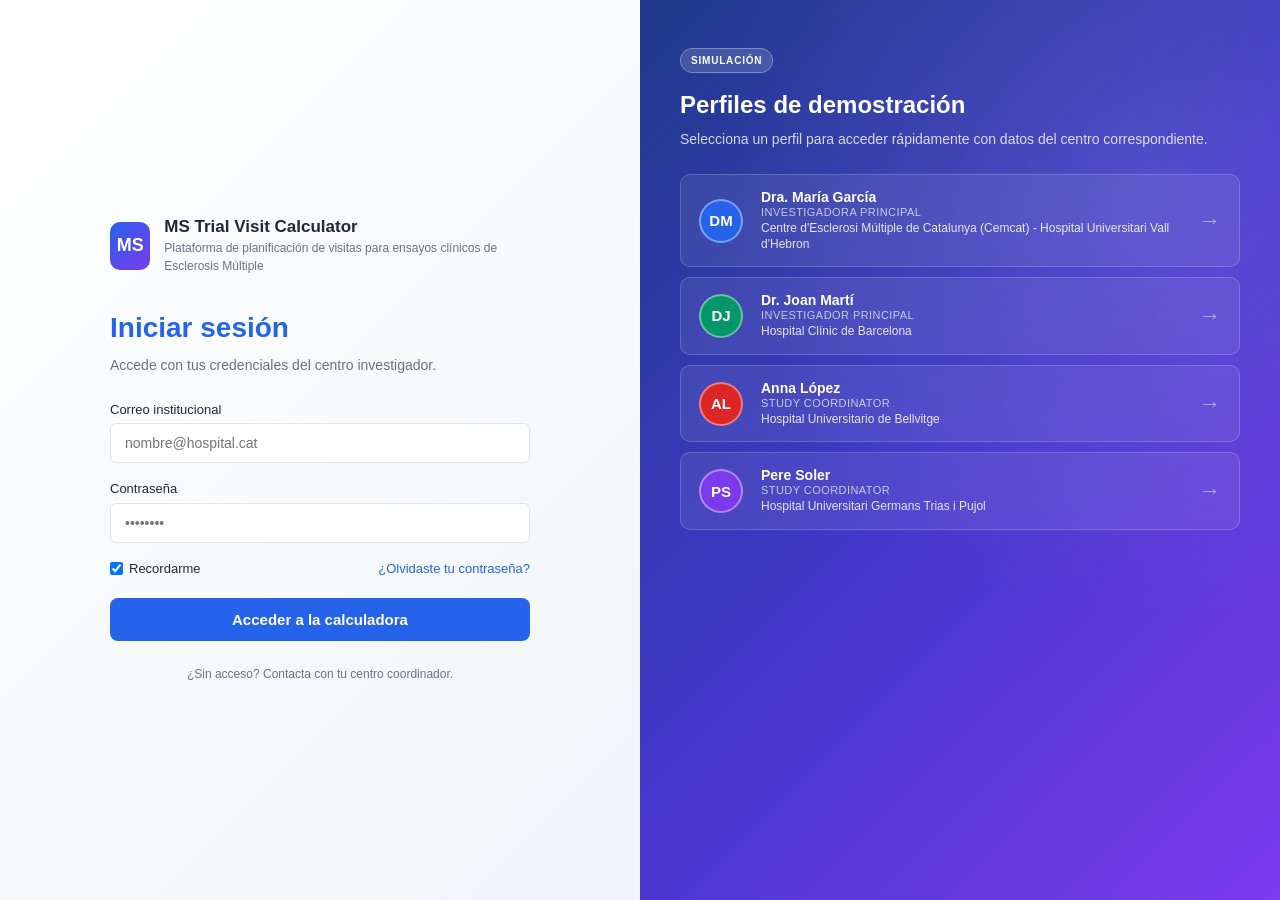
<file: index.html>
<!DOCTYPE html>
<html lang="es">
<head>
  <meta charset="UTF-8" />
  <meta name="viewport" content="width=device-width, initial-scale=1.0"/>
  <meta http-equiv="Cache-Control" content="no-cache, no-store, must-revalidate" />
  <meta http-equiv="Pragma" content="no-cache" />
  <meta http-equiv="Expires" content="0" />
  <title>Calculadora de Visitas — Ensayo Clínico de Esclerosis Múltiple</title>
  <link rel="stylesheet" href="css/styles.css?v=allegro40">
</head>
<body>
  <header class="app-header">
    <div class="brand">
      <span class="logo">MS</span>
      <span>MS Trial Visit Calculator</span>
    </div>
    <nav class="app-nav">
      <a href="index.html" class="active">Calculadora</a>
      <a href="protocols.html">Protocolos por centro</a>
    </nav>
    <div class="header-user" id="headerUser"></div>
    <div class="header-logout" id="headerLogout"></div>
  </header>

  <main>
    <h1>Calculadora de visitas del paciente</h1>
    <p class="subtitle">Calcula las fechas propuestas de cada visita y la duración estimada según el protocolo del centro.</p>

    <div class="grid-2">
      <!-- Form -->
      <section class="card no-print">
        <h2>Datos del paciente</h2>

        <div class="form-group">
          <label for="centerSelect">Centro</label>
          <select id="centerSelect"></select>
          <div class="hint" id="centerHint"></div>
        </div>

        <div class="form-group">
          <label for="patientSelect">Paciente</label>
          <div class="patient-row">
            <select id="patientSelect"></select>
            <button type="button" class="secondary icon" id="newPatientBtn" title="Crear nuevo paciente">+ Nuevo</button>
          </div>
          <div class="hint" id="patientHint"></div>
        </div>

        <div class="form-group">
          <label for="patientAddress">Dirección del paciente</label>
          <textarea id="patientAddress" placeholder="Calle, número, código postal, ciudad"></textarea>
        </div>

        <div class="form-group">
          <label for="anchorVisit">Visita de anclaje</label>
          <select id="anchorVisit">
            <option value="screening">Screening</option>
            <option value="baseline" selected>Baseline (Day 1)</option>
          </select>
          <div class="hint">El resto de fechas se calculan en relación a esta visita.</div>
        </div>

        <div class="form-group">
          <label for="anchorDate">Fecha de la visita de anclaje</label>
          <input type="date" id="anchorDate" />
        </div>

        <div class="flex-row">
          <button class="primary" id="calculateBtn">Calcular</button>
          <button class="secondary no-print" id="printBtn">Imprimir</button>
        </div>
      </section>

      <!-- Results -->
      <section>
        <div id="resultsContainer">
          <div class="card empty">
            Introduce los datos del paciente y pulsa <strong>Calcular</strong> para ver las visitas.
          </div>
        </div>
      </section>
    </div>
  </main>

  <footer class="app-footer">
    <span class="ref-label">Fuente del Schedule of Activities:</span>
    El protocolo de visitas y procedimientos está basado en el ensayo clínico ALLEGRO (MS-LAQ-301):
    Comi G, Jeffery D, Kappos L, Montalban X, Boyko A, Rocca MA, Filippi M; ALLEGRO Study Group.
    Placebo-controlled trial of oral laquinimod for multiple sclerosis.
    <em>N Engl J Med.</em> 2012;366(11):1000&#8211;1009.
    <a href="https://doi.org/10.1056/NEJMoa1104318" target="_blank" rel="noopener noreferrer">doi:10.1056/NEJMoa1104318</a>.
  </footer>

  <!-- New Patient modal -->
  <div class="modal-overlay" id="newPatientModal" hidden>
    <div class="modal-card">
      <div class="modal-header">
        <h2>Nuevo paciente</h2>
        <button class="modal-close" id="closePatientModal" title="Cerrar">×</button>
      </div>
      <form id="newPatientForm">
        <div class="form-group">
          <label for="newPatientId">Nº de paciente</label>
          <input type="text" id="newPatientId" placeholder="P-007" required>
          <div class="hint">Formato sugerido: P-XXX</div>
        </div>
        <div class="form-group">
          <label for="newPatientName">Nombre</label>
          <input type="text" id="newPatientName" placeholder="Nombre y apellidos" required>
        </div>
        <div class="form-group">
          <label for="newPatientAddress">Dirección</label>
          <textarea id="newPatientAddress" placeholder="Calle, número, código postal, ciudad" required></textarea>
        </div>
        <div class="form-group">
          <label class="trait">
            <input type="checkbox" id="newPatientWocbp">
            <span>Mujer en edad fértil (WOCBP)</span>
          </label>
        </div>
        <div class="modal-actions">
          <button type="button" class="secondary" id="cancelPatientModal">Cancelar</button>
          <button type="submit" class="primary">Guardar paciente</button>
        </div>
      </form>
    </div>
  </div>

  <script src="js/session.js?v=allegro40"></script>
  <script src="js/data.js?v=allegro40"></script>
  <script src="js/calculator.js?v=allegro40"></script>
</body>
</html>
</file>
<file: css/styles.css>
:root {
  --bg: #f5f7fa;
  --surface: #ffffff;
  --border: #e1e5eb;
  --text: #1f2937;
  --text-soft: #6b7280;
  --primary: #2563eb;
  --primary-hover: #1d4ed8;
  --primary-soft: #dbeafe;
  --primary-secondary: #7c3aed;
  --success: #059669;
  --danger: #dc2626;
  --warning: #f59e0b;
  --shadow: 0 1px 3px rgba(0,0,0,0.06), 0 1px 2px rgba(0,0,0,0.04);
  --radius: 8px;
}

* { box-sizing: border-box; }

body {
  margin: 0;
  font-family: -apple-system, BlinkMacSystemFont, 'Segoe UI', Roboto, sans-serif;
  background: var(--bg);
  color: var(--text);
  font-size: 14px;
  line-height: 1.5;
}

header.app-header {
  background: var(--surface);
  border-bottom: 1px solid var(--border);
  padding: 16px 32px;
  display: flex;
  align-items: center;
  justify-content: space-between;
  box-shadow: var(--shadow);
  position: relative;
}
header.app-header::before {
  content: '';
  position: absolute;
  top: 0;
  left: 0;
  right: 0;
  height: 5px;
  background: linear-gradient(90deg, var(--primary), var(--primary-secondary));
}

.brand {
  font-size: 18px;
  font-weight: 700;
  color: var(--primary);
  display: flex;
  align-items: center;
  gap: 10px;
}
.brand .logo {
  width: 28px;
  height: 28px;
  border-radius: 6px;
  background: linear-gradient(135deg, var(--primary), var(--primary-secondary));
  display: inline-flex;
  align-items: center;
  justify-content: center;
  color: white;
  font-weight: 700;
}

nav.app-nav { display: flex; gap: 4px; }
nav.app-nav a {
  text-decoration: none;
  color: var(--text-soft);
  padding: 8px 16px;
  border-radius: var(--radius);
  font-weight: 500;
  transition: all 0.15s;
}
nav.app-nav a:hover { background: var(--bg); color: var(--text); }
nav.app-nav a.active { background: var(--primary-soft); color: var(--primary); }

main {
  max-width: 1280px;
  margin: 0 auto;
  padding: 32px;
}

h1 { font-size: 26px; margin: 0 0 6px; font-weight: 700; color: var(--primary); }
h2 { font-size: 18px; margin: 0 0 12px; font-weight: 600; }
h3 { font-size: 15px; margin: 0 0 8px; font-weight: 600; }
.subtitle { color: var(--text-soft); margin: 0 0 24px; }

.card {
  background: var(--surface);
  border: 1px solid var(--border);
  border-radius: var(--radius);
  padding: 20px;
  box-shadow: var(--shadow);
  margin-bottom: 20px;
}

.grid-2 {
  display: grid;
  grid-template-columns: 380px 1fr;
  gap: 20px;
  align-items: start;
}
.grid-2.single-center {
  grid-template-columns: 1fr;
}

@media (max-width: 900px) {
  .grid-2 { grid-template-columns: 1fr; }
}

/* Desktop: logout sits next to user info */
.header-logout { display: flex; align-items: center; }

/* ============= MOBILE RESPONSIVE ============= */
@media (max-width: 640px) {
  header.app-header {
    display: grid;
    grid-template-columns: 1fr auto;
    grid-template-areas:
      "brand    logout"
      "user     user"
      "nav      nav";
    column-gap: 12px;
    row-gap: 12px;
    padding: 18px 18px 0;
  }
  header.app-header::before { height: 4px; }

  .brand {
    grid-area: brand;
    font-size: 15px;
    min-width: 0;
    gap: 10px;
    align-self: center;
  }
  .brand .logo {
    width: 30px;
    height: 30px;
    font-size: 12px;
    flex-shrink: 0;
  }
  .brand > span:last-child {
    overflow: hidden;
    text-overflow: ellipsis;
    white-space: nowrap;
    line-height: 1.2;
  }

  .header-logout {
    grid-area: logout;
    align-self: center;
  }
  .logout-link {
    padding: 7px 12px;
    font-size: 12px;
    flex-shrink: 0;
  }

  .header-user {
    grid-area: user;
    justify-self: end;
    gap: 12px;
    align-items: center;
  }
  .header-user-info {
    display: block;
    text-align: right;
    line-height: 1.2;
    min-width: 0;
    overflow: hidden;
  }
  .header-user-info .name {
    font-size: 13px;
    font-weight: 600;
    overflow: hidden;
    text-overflow: ellipsis;
    white-space: nowrap;
  }
  .header-user-info .role {
    font-size: 11px;
    overflow: hidden;
    text-overflow: ellipsis;
    white-space: nowrap;
  }
  .header-user-avatar {
    width: 38px;
    height: 38px;
    font-size: 13px;
    flex-shrink: 0;
  }

  nav.app-nav {
    grid-area: nav;
    justify-content: stretch;
    gap: 0;
    border-top: 1px solid var(--border);
    margin: 4px -18px 0;
    padding: 8px;
    background: var(--bg);
  }
  nav.app-nav a {
    flex: 1;
    text-align: center;
    padding: 10px 6px;
    font-size: 13px;
    border-radius: 6px;
  }

  main { padding: 18px 16px; }
  h1 { font-size: 20px; }
  h2 { font-size: 16px; }
  .subtitle { font-size: 13px; margin-bottom: 16px; }
  .toolbar {
    flex-direction: column;
    align-items: stretch;
  }
  .toolbar .actions {
    justify-content: flex-end;
  }
  .card { padding: 14px 16px; }
  .results-summary {
    grid-template-columns: 1fr 1fr;
    gap: 8px;
  }
  .stat { padding: 10px 12px; }
  .stat .value { font-size: 18px; }
  .visit-card-header {
    padding: 14px 16px;
    gap: 12px;
  }
  .visit-title { font-size: 17px; }
  .visit-step { width: 40px; height: 40px; font-size: 15px; }

  /* Por confirmar: stack name and buttons vertically */
  .pending-item {
    flex-direction: column;
    align-items: stretch;
    gap: 8px;
    padding: 10px 12px;
  }
  .pending-name {
    font-size: 13px;
    line-height: 1.3;
  }
  .pending-actions {
    width: 100%;
    gap: 6px;
  }
  .pending-actions .applies-btn {
    flex: 1;
    padding: 8px 4px;
    font-size: 12px;
    white-space: nowrap;
  }
  .pending-block { padding: 12px; }
}

/* Very narrow screens (<400px): hide the role to keep things tidy */
@media (max-width: 400px) {
  .brand > span:last-child { font-size: 13px; }
  .header-user-info .role { display: none; }
  .header-user-info .name { max-width: 140px; }
  .logout-link {
    padding: 6px 10px;
    font-size: 11px;
  }
}

.form-group { margin-bottom: 14px; }
.form-group label {
  display: block;
  font-size: 13px;
  font-weight: 500;
  color: var(--text);
  margin-bottom: 4px;
}
.form-group .hint {
  font-size: 12px;
  color: var(--text-soft);
  margin-top: 3px;
}

input[type=text], input[type=date], input[type=number],
input[type=email], input[type=password], input[type=search],
input[type=tel], input[type=url],
select, textarea {
  width: 100%;
  padding: 8px 10px;
  border: 1px solid var(--border);
  border-radius: 6px;
  font-size: 14px;
  font-family: inherit;
  background: var(--surface);
  color: var(--text);
  transition: border-color 0.15s, box-shadow 0.15s;
}
input:focus, select:focus, textarea:focus {
  outline: none;
  border-color: var(--primary);
  box-shadow: 0 0 0 3px rgba(37,99,235,0.15);
}
textarea { resize: vertical; min-height: 60px; }

button {
  cursor: pointer;
  padding: 8px 16px;
  border-radius: 6px;
  border: 1px solid transparent;
  font-size: 14px;
  font-weight: 500;
  font-family: inherit;
  transition: all 0.15s;
}
button.primary {
  background: var(--primary);
  color: white;
}
button.primary:hover { background: var(--primary-hover); }
button.secondary {
  background: var(--surface);
  color: var(--text);
  border-color: var(--border);
}
button.secondary:hover { background: var(--bg); }
button.danger {
  background: var(--surface);
  color: var(--danger);
  border-color: var(--border);
}
button.danger:hover { background: #fef2f2; border-color: var(--danger); }
button.icon {
  padding: 4px 8px;
  font-size: 12px;
}

table {
  width: 100%;
  border-collapse: collapse;
  font-size: 13px;
}
table th, table td {
  text-align: left;
  padding: 10px 12px;
  border-bottom: 1px solid var(--border);
}
table th {
  font-weight: 600;
  color: var(--text-soft);
  background: var(--bg);
  font-size: 12px;
  text-transform: uppercase;
  letter-spacing: 0.04em;
}
table tr:last-child td { border-bottom: none; }
table tr:hover td { background: #fafbfd; }

.badge {
  display: inline-block;
  padding: 2px 8px;
  background: var(--primary-soft);
  color: var(--primary);
  border-radius: 12px;
  font-size: 11px;
  font-weight: 600;
}
.badge.muted { background: var(--bg); color: var(--text-soft); }
.badge.success { background: #d1fae5; color: var(--success); }
.badge.warning { background: #fef3c7; color: var(--warning); }

.toolbar {
  display: flex;
  justify-content: space-between;
  align-items: center;
  margin-bottom: 16px;
  gap: 12px;
  flex-wrap: wrap;
}
.toolbar .actions { display: flex; gap: 8px; flex-wrap: wrap; }

.empty {
  text-align: center;
  padding: 40px 20px;
  color: var(--text-soft);
}

.checkbox-grid {
  display: grid;
  grid-template-columns: repeat(auto-fill, minmax(220px, 1fr));
  gap: 8px;
  padding: 12px;
  background: var(--bg);
  border-radius: 6px;
}

/* Traffic-light procedure cards */
.legend {
  display: flex;
  flex-wrap: wrap;
  gap: 16px;
  padding: 10px 14px;
  background: var(--bg);
  border: 1px solid var(--border);
  border-radius: 6px;
  margin-bottom: 16px;
  font-size: 12px;
  color: var(--text);
}
.legend-item {
  display: inline-flex;
  align-items: center;
  gap: 6px;
}

.note-banner {
  padding: 10px 14px;
  background: #fff8e1;
  border: 1px solid #f0d98c;
  border-left: 4px solid #e0a800;
  border-radius: 6px;
  margin-bottom: 16px;
  font-size: 12px;
  line-height: 1.5;
  color: #6b5300;
}

.proc-grid {
  display: grid;
  grid-template-columns: repeat(auto-fill, minmax(260px, 1fr));
  gap: 8px;
  padding: 12px;
  background: var(--bg);
  border-radius: 6px;
}

.proc-card {
  padding: 8px 10px;
  border: 1px solid var(--border);
  border-radius: 6px;
  background: var(--surface);
  font-size: 13px;
  transition: all 0.15s;
  cursor: pointer;
}
.proc-card.state-green {
  background: #ecfdf5;
  border-color: #a7f3d0;
  cursor: not-allowed;
}
.proc-card.state-orange {
  background: #fffbeb;
  border-color: #fde68a;
}
.proc-card.state-orange:hover {
  border-color: #f59e0b;
  background: #fef3c7;
}
.proc-card.state-gray {
  background: #f3f4f6;
  border-color: #d1d5db;
  opacity: 0.6;
  cursor: default;
}
.proc-card.state-gray .proc-name {
  color: #6b7280;
  font-weight: 400;
  text-decoration: line-through;
}

.proc-card .proc-row {
  display: flex;
  align-items: center;
  gap: 8px;
}
.proc-card .proc-name {
  flex: 1;
  font-weight: 500;
  font-size: 14px;
}
.proc-card .proc-dur {
  font-size: 11px;
  color: var(--text-soft);
  font-variant-numeric: tabular-nums;
}
.proc-card .proc-lock {
  font-size: 11px;
  opacity: 0.7;
}

.proc-dot {
  display: inline-block;
  width: 10px;
  height: 10px;
  border-radius: 50%;
  flex-shrink: 0;
}
.proc-dot.state-green  { background: #10b981; box-shadow: 0 0 0 2px #d1fae5; }
.proc-dot.state-orange { background: #f59e0b; box-shadow: 0 0 0 2px #fef3c7; }
.proc-dot.state-gray   { background: #9ca3af; box-shadow: 0 0 0 2px #e5e7eb; }

/* Read-only note from the protocol/SoA */
.proc-card .proc-note {
  margin-top: 6px;
  padding: 4px 8px;
  font-size: 11px;
  font-style: italic;
  color: #78350f;
  background: rgba(254, 243, 199, 0.5);
  border-left: 2px solid #f59e0b;
  border-radius: 3px;
}
.proc-card.state-green .proc-note {
  color: #065f46;
  background: rgba(209, 250, 229, 0.5);
  border-left-color: #10b981;
}

/* Aplica / No aplica buttons inside Confirmar (orange) cards */
.applies-toggle {
  display: flex;
  gap: 4px;
  margin-top: 8px;
}
.applies-btn {
  flex: 1;
  padding: 4px 8px;
  font-size: 11px;
  font-weight: 600;
  border: 1px solid var(--border);
  background: var(--surface);
  border-radius: 4px;
  cursor: pointer;
  color: var(--text-soft);
  transition: all 0.15s;
}
.applies-btn:hover { border-color: #f59e0b; color: var(--text); }
.applies-btn.aplica.selected {
  background: #d1fae5;
  color: #065f46;
  border-color: #10b981;
}
.applies-btn.no-aplica.selected {
  background: #e5e7eb;
  color: #374151;
  border-color: #9ca3af;
}
.checkbox-grid label {
  display: flex;
  align-items: center;
  gap: 8px;
  padding: 6px 8px;
  background: var(--surface);
  border: 1px solid var(--border);
  border-radius: 4px;
  cursor: pointer;
  font-size: 13px;
  transition: all 0.15s;
}
.checkbox-grid label:hover { border-color: var(--primary); }
.checkbox-grid label.checked { background: var(--primary-soft); border-color: var(--primary); }
.checkbox-grid input[type=checkbox] { margin: 0; cursor: pointer; }
.checkbox-grid .dur {
  margin-left: auto;
  font-size: 11px;
  color: var(--text-soft);
  font-variant-numeric: tabular-nums;
}
.checkbox-grid label.conditional {
  background: #fffbeb;
  border-color: #f59e0b;
}
.checkbox-grid .proc-row {
  display: flex;
  align-items: center;
  gap: 6px;
  width: 100%;
}
.checkbox-grid .cond-toggle {
  font-size: 10px;
  padding: 2px 6px;
  border-radius: 10px;
  border: 1px solid var(--border);
  background: var(--surface);
  color: var(--text-soft);
  cursor: pointer;
  font-weight: 500;
  white-space: nowrap;
}
.checkbox-grid .cond-toggle.on {
  background: #fef3c7;
  color: #92400e;
  border-color: #f59e0b;
}
.checkbox-grid .cond-toggle:hover { border-color: #f59e0b; }
.checkbox-grid .note-input {
  width: 100%;
  margin-top: 6px;
  padding: 4px 6px;
  font-size: 11px;
  border: 1px solid #f59e0b;
  border-radius: 4px;
  background: var(--surface);
  font-family: inherit;
}

.tabs {
  display: flex;
  gap: 2px;
  border-bottom: 1px solid var(--border);
  margin-bottom: 16px;
}
.tabs button {
  background: none;
  border: none;
  padding: 10px 16px;
  color: var(--text-soft);
  font-weight: 500;
  border-bottom: 2px solid transparent;
  border-radius: 0;
}
.tabs button.active {
  color: var(--primary);
  border-bottom-color: var(--primary);
}
.tabs button:hover { color: var(--text); }

.center-list {
  display: flex;
  flex-direction: column;
  gap: 6px;
}
.center-item {
  padding: 12px;
  border: 1px solid var(--border);
  border-radius: 6px;
  cursor: pointer;
  background: var(--surface);
  transition: all 0.15s;
}
.center-item:hover { border-color: var(--primary); }
.center-item.active { background: var(--primary-soft); border-color: var(--primary); }
.center-item .name { font-weight: 600; font-size: 14px; }
.center-item .addr { font-size: 12px; color: var(--text-soft); margin-top: 2px; }

.visit-block {
  border: 1px solid var(--border);
  border-radius: 6px;
  padding: 12px 16px;
  margin-bottom: 10px;
}
.visit-block .visit-head {
  display: flex;
  justify-content: space-between;
  align-items: center;
  margin-bottom: 10px;
}
.visit-block .visit-head .name { font-weight: 700; font-size: 22px; color: var(--text); }
.visit-block .visit-head .meta { font-size: 13px; color: var(--text-soft); margin-left: 10px; }
.visit-block { padding: 16px 20px; margin-bottom: 14px; }
.visit-block .visit-head { margin-bottom: 14px; padding-bottom: 10px; border-bottom: 1px solid var(--border); }

.results-summary {
  display: grid;
  grid-template-columns: repeat(auto-fit, minmax(180px, 1fr));
  gap: 12px;
  margin-bottom: 16px;
}
.stat {
  background: var(--surface);
  padding: 14px 16px;
  border-radius: 6px;
  border: 1px solid var(--border);
  border-left: 4px solid var(--primary);
}
.stat .label { font-size: 11px; color: var(--primary); text-transform: uppercase; letter-spacing: 0.05em; font-weight: 700; }
.stat .value { font-size: 22px; font-weight: 700; margin-top: 4px; color: var(--text); }
.stat .sub { font-size: 12px; color: var(--text-soft); }

.procedures-cell {
  font-size: 12px;
  color: var(--text-soft);
}

.procedures-cell .chip,
.applied-chips .chip {
  display: inline-block;
  margin: 0;
  padding: 4px 10px;
  background: var(--bg);
  border-radius: 12px;
  font-size: 12px;
  color: var(--text);
  border: 1px solid transparent;
  font-weight: 500;
}
.procedures-cell .chip.conditional {
  background: #fffbeb;
  color: #92400e;
  border: 1px dashed #f59e0b;
}
.procedures-cell .chip.has-note {
  background: var(--primary-soft);
  color: var(--primary);
  border: 1px solid var(--primary);
}
.procedures-cell .chip.cond-applied {
  background: #d1fae5;
  color: #065f46;
  border: 1px solid #10b981;
}
.procedures-cell .chip.cond-excluded {
  background: #f3f4f6;
  color: #6b7280;
  border: 1px solid #d1d5db;
  text-decoration: line-through;
  opacity: 0.7;
}

/* ============= LOGIN PAGE ============= */
.login-body { background: #f8fafc; min-height: 100vh; margin: 0; }
.login-split {
  display: grid;
  grid-template-columns: 1fr 1fr;
  min-height: 100vh;
}
.login-left {
  display: flex;
  align-items: center;
  justify-content: center;
  padding: 40px;
  background: linear-gradient(135deg, #ffffff, #f1f5f9);
}
.login-right {
  background: linear-gradient(135deg, #1e3a8a 0%, #4338ca 50%, #7c3aed 100%);
  color: white;
  padding: 48px 40px;
  display: flex;
  flex-direction: column;
  position: relative;
  overflow: hidden;
}
.login-right::before {
  content: '';
  position: absolute;
  inset: 0;
  background: radial-gradient(circle at 80% 20%, rgba(255,255,255,0.1), transparent 50%);
  pointer-events: none;
}

.login-card {
  width: 100%;
  max-width: 420px;
}
.login-brand {
  display: flex;
  align-items: center;
  gap: 14px;
  margin-bottom: 32px;
}
.login-brand .logo-big {
  width: 48px;
  height: 48px;
  background: linear-gradient(135deg, var(--primary), var(--primary-secondary));
  border-radius: 10px;
  display: flex;
  align-items: center;
  justify-content: center;
  color: white;
  font-weight: 800;
  font-size: 18px;
}
.login-brand .brand-name {
  font-size: 17px;
  font-weight: 700;
  color: var(--text);
  line-height: 1.2;
}
.login-brand .brand-sub {
  font-size: 12px;
  color: var(--text-soft);
  margin-top: 2px;
}

.login-card h1 {
  font-size: 28px;
  font-weight: 700;
  margin: 0 0 6px;
}
.login-subtitle {
  color: var(--text-soft);
  font-size: 14px;
  margin: 0 0 24px;
}
.login-form .form-group { margin-bottom: 16px; }
.login-form input { padding: 11px 14px; font-size: 14px; }

.login-options {
  display: flex;
  align-items: center;
  justify-content: space-between;
  margin-bottom: 20px;
  font-size: 13px;
}
.remember {
  display: flex;
  align-items: center;
  gap: 6px;
  cursor: pointer;
  color: var(--text);
}
.remember input { margin: 0; }
.forgot {
  color: var(--primary);
  text-decoration: none;
  font-weight: 500;
}
.forgot:hover { text-decoration: underline; }

.login-btn {
  width: 100%;
  padding: 12px 16px;
  font-size: 15px;
  font-weight: 600;
  border-radius: 8px;
  transition: all 0.2s;
}
.login-btn.loading {
  background: #1e3a8a;
  pointer-events: none;
  position: relative;
}
.login-btn.loading::after {
  content: '';
  display: inline-block;
  width: 12px;
  height: 12px;
  margin-left: 8px;
  border: 2px solid rgba(255,255,255,0.3);
  border-top-color: white;
  border-radius: 50%;
  vertical-align: middle;
  animation: spin 0.8s linear infinite;
}
@keyframes spin { to { transform: rotate(360deg); } }

.profile-card[disabled] { opacity: 0.5; pointer-events: none; }
.profile-card.selected[disabled] { opacity: 1; }

.login-foot {
  margin-top: 24px;
  text-align: center;
  font-size: 12px;
  color: var(--text-soft);
}

/* RIGHT side */
.profiles-header { margin-bottom: 24px; position: relative; z-index: 1; }
.demo-tag {
  display: inline-block;
  background: rgba(255,255,255,0.15);
  color: white;
  border: 1px solid rgba(255,255,255,0.3);
  padding: 4px 10px;
  border-radius: 20px;
  font-size: 10px;
  font-weight: 700;
  letter-spacing: 0.08em;
  margin-bottom: 14px;
  backdrop-filter: blur(8px);
}
.profiles-header h2 {
  font-size: 24px;
  font-weight: 700;
  margin: 0 0 6px;
  color: white;
}
.profiles-header p {
  color: rgba(255,255,255,0.8);
  font-size: 14px;
  margin: 0;
}

.profile-list {
  display: flex;
  flex-direction: column;
  gap: 10px;
  position: relative;
  z-index: 1;
}

.profile-card {
  display: grid;
  grid-template-columns: 48px 1fr auto;
  gap: 14px;
  align-items: center;
  padding: 14px 18px;
  background: rgba(255,255,255,0.08);
  backdrop-filter: blur(12px);
  border: 1px solid rgba(255,255,255,0.18);
  border-radius: 10px;
  cursor: pointer;
  color: white;
  text-align: left;
  font-family: inherit;
  transition: all 0.2s;
}
.profile-card:hover {
  background: rgba(255,255,255,0.18);
  border-color: rgba(255,255,255,0.35);
  transform: translateX(-4px);
}
.profile-card.selected {
  background: rgba(255,255,255,0.28);
  border-color: white;
  transform: scale(0.98);
}

.profile-avatar {
  width: 44px;
  height: 44px;
  border-radius: 50%;
  display: flex;
  align-items: center;
  justify-content: center;
  font-weight: 700;
  font-size: 15px;
  color: white;
  flex-shrink: 0;
  border: 2px solid rgba(255,255,255,0.4);
}
.profile-info { min-width: 0; }
.profile-user {
  font-size: 14px;
  font-weight: 600;
  color: white;
  margin-bottom: 1px;
}
.profile-role {
  font-size: 11px;
  color: rgba(255,255,255,0.7);
  text-transform: uppercase;
  letter-spacing: 0.04em;
  margin-bottom: 3px;
}
.profile-center {
  font-size: 12px;
  color: rgba(255,255,255,0.85);
  line-height: 1.3;
}
.profile-arrow {
  font-size: 22px;
  opacity: 0.5;
  transition: all 0.2s;
}
.profile-card:hover .profile-arrow { opacity: 1; transform: translateX(4px); }

@media (max-width: 900px) {
  .login-split { grid-template-columns: 1fr; }
  .login-right { padding: 32px 24px; }
}

/* Header user info (when logged in) */
.header-user {
  display: flex;
  align-items: center;
  gap: 12px;
}
.header-user-info {
  text-align: right;
  font-size: 12px;
}
.header-user-info .name { font-weight: 600; color: var(--text); }
.header-user-info .role { color: var(--text-soft); }
.header-user-avatar {
  width: 36px;
  height: 36px;
  border-radius: 50%;
  background: linear-gradient(135deg, var(--primary), var(--primary-secondary));
  color: white;
  display: flex;
  align-items: center;
  justify-content: center;
  font-weight: 700;
  font-size: 13px;
  box-shadow: 0 2px 6px rgba(0,0,0,0.12);
}
.logout-link {
  color: var(--text-soft);
  text-decoration: none;
  font-size: 12px;
  padding: 6px 10px;
  border-radius: 4px;
  border: 1px solid var(--border);
}
.logout-link:hover { color: var(--danger); border-color: var(--danger); }

/* Coordinates editor */
.coords-row {
  display: grid;
  grid-template-columns: 1fr 1fr;
  gap: 12px;
  margin-bottom: 8px;
}
.coords-actions {
  display: flex;
  align-items: center;
  justify-content: space-between;
  gap: 10px;
  margin-bottom: 8px;
}
.map-link {
  color: var(--primary);
  font-size: 13px;
  text-decoration: none;
  font-weight: 500;
  transition: opacity 0.15s;
}
.map-link:hover { text-decoration: underline; }
.alert code {
  background: rgba(255,255,255,0.6);
  padding: 1px 5px;
  border-radius: 3px;
  font-size: 12px;
  font-family: ui-monospace, 'SF Mono', Menlo, monospace;
}

/* Patient row + modal */
.patient-row {
  display: flex;
  gap: 6px;
}
.patient-row select { flex: 1; }
.patient-row button {
  white-space: nowrap;
  padding: 6px 12px;
  font-size: 12px;
  font-weight: 600;
}

.modal-overlay {
  position: fixed;
  inset: 0;
  background: rgba(15, 23, 42, 0.5);
  display: flex;
  align-items: center;
  justify-content: center;
  z-index: 100;
  padding: 20px;
  backdrop-filter: blur(2px);
}
.modal-overlay[hidden] { display: none; }
.modal-card {
  background: var(--surface);
  border-radius: 10px;
  padding: 24px 28px;
  width: 100%;
  max-width: 480px;
  max-height: 90vh;
  overflow-y: auto;
  box-shadow: 0 20px 50px rgba(0,0,0,0.25);
  animation: modalIn 0.2s ease;
}
@keyframes modalIn {
  from { opacity: 0; transform: translateY(-10px); }
  to { opacity: 1; transform: translateY(0); }
}
.modal-header {
  display: flex;
  justify-content: space-between;
  align-items: center;
  margin-bottom: 16px;
}
.modal-header h2 { margin: 0; }
.modal-close {
  background: transparent;
  border: none;
  font-size: 24px;
  cursor: pointer;
  color: var(--text-soft);
  width: 32px;
  height: 32px;
  border-radius: 6px;
  display: flex;
  align-items: center;
  justify-content: center;
  line-height: 1;
  padding: 0;
}
.modal-close:hover { background: var(--bg); color: var(--text); }
.modal-actions {
  display: flex;
  justify-content: flex-end;
  gap: 8px;
  margin-top: 20px;
  padding-top: 16px;
  border-top: 1px solid var(--border);
}

/* Results action bar (top of results column) */
.results-actions {
  display: flex;
  justify-content: flex-end;
  margin-bottom: 16px;
}
.results-actions button {
  padding: 10px 18px;
  font-size: 14px;
  font-weight: 600;
  border-radius: 8px;
  box-shadow: 0 2px 8px rgba(37, 99, 235, 0.18);
}
.results-actions button:hover {
  box-shadow: 0 4px 14px rgba(37, 99, 235, 0.28);
  transform: translateY(-1px);
}
@media (max-width: 640px) {
  .results-actions { justify-content: stretch; }
  .results-actions button { width: 100%; }
}

/* Taxi route info box */
.route-box {
  display: grid;
  grid-template-columns: 48px 1fr;
  gap: 14px;
  padding: 16px 18px;
  border-radius: 8px;
  margin-top: 14px;
  align-items: start;
}
.route-box.route-ok {
  background: linear-gradient(135deg, #ecfdf5, #f0fdfa);
  border: 1px solid #6ee7b7;
}
.route-box.route-error {
  background: #fef2f2;
  border: 1px solid #fca5a5;
}
.route-icon {
  width: 48px;
  height: 48px;
  border-radius: 50%;
  display: flex;
  align-items: center;
  justify-content: center;
  font-size: 22px;
}
.route-ok .route-icon { background: #d1fae5; }
.route-error .route-icon { background: #fee2e2; }
.route-content { min-width: 0; }
.route-title {
  font-size: 15px;
  font-weight: 700;
  color: var(--text);
  margin-bottom: 8px;
}
.route-ok .route-title { color: #065f46; }
.route-error .route-title { color: #991b1b; }
.route-stats {
  display: flex;
  flex-wrap: wrap;
  gap: 14px;
  margin-bottom: 10px;
  font-size: 13px;
}
.route-stat strong {
  font-size: 16px;
  font-variant-numeric: tabular-nums;
  color: var(--text);
}
.route-detail {
  font-size: 12px;
  color: var(--text-soft);
  line-height: 1.5;
}
.route-hint {
  font-size: 11px;
  color: var(--text-soft);
  margin-top: 6px;
  font-style: italic;
}

/* Visit cards in the Schedule of Activities */
.visit-cards {
  display: flex;
  flex-direction: column;
  gap: 20px;
}

.visit-card {
  border: 1px solid var(--border);
  border-radius: 10px;
  overflow: hidden;
  background: var(--surface);
  box-shadow: 0 1px 3px rgba(0,0,0,0.04);
  transition: box-shadow 0.15s;
}
.visit-card:hover {
  box-shadow: 0 4px 12px rgba(0,0,0,0.07);
}

.visit-card-header {
  display: grid;
  grid-template-columns: 60px 1fr auto;
  gap: 16px;
  align-items: center;
  padding: 16px 20px;
  background: linear-gradient(135deg, var(--primary-soft), rgba(255,255,255,0.6));
  border-bottom: 3px solid var(--primary);
}
.visit-card {
  border-left: 4px solid var(--primary);
}

.visit-step {
  width: 48px;
  height: 48px;
  border-radius: 50%;
  background: var(--primary);
  color: white;
  display: flex;
  align-items: center;
  justify-content: center;
  font-weight: 700;
  font-size: 18px;
  flex-direction: column;
  line-height: 1;
}
.visit-step .step-total {
  font-size: 10px;
  opacity: 0.7;
  margin-top: 2px;
  font-weight: 500;
}

.visit-meta {
  min-width: 0;
}
.visit-title {
  font-size: 20px;
  font-weight: 700;
  color: var(--text);
  margin-bottom: 6px;
  line-height: 1.2;
}
.visit-info-line {
  display: flex;
  flex-wrap: wrap;
  gap: 8px;
  align-items: center;
}
.info-pill {
  display: inline-flex;
  align-items: center;
  padding: 4px 10px;
  border-radius: 14px;
  font-size: 12px;
  font-weight: 500;
  background: var(--surface);
  border: 1px solid var(--border);
}
.info-pill.info-day {
  background: var(--primary-soft);
  color: var(--primary);
  border-color: var(--primary);
  font-weight: 700;
  font-variant-numeric: tabular-nums;
}
.info-pill.info-date {
  background: #ecfdf5;
  color: #065f46;
  border-color: #a7f3d0;
  font-weight: 600;
  font-variant-numeric: tabular-nums;
}
.info-pill.info-window {
  background: var(--surface);
  color: var(--text-soft);
  font-size: 11px;
}

.visit-duration {
  text-align: right;
  padding-left: 12px;
  border-left: 1px solid var(--border);
  white-space: nowrap;
}
.visit-duration .dur-label {
  font-size: 10px;
  text-transform: uppercase;
  letter-spacing: 0.05em;
  color: var(--text-soft);
  font-weight: 600;
  margin-bottom: 2px;
}
.visit-duration .dur-value {
  font-size: 18px;
  font-variant-numeric: tabular-nums;
  color: var(--text);
}
.visit-duration .dur-value .dur-range {
  font-size: 13px;
  color: var(--text-soft);
  font-weight: 500;
}
.visit-duration .dur-travel {
  font-size: 11px;
  color: var(--text-soft);
  margin-top: 2px;
}

.visit-card-body {
  padding: 16px 20px;
}
.applied-chips {
  display: flex;
  flex-wrap: wrap;
  gap: 6px;
}
.empty-procs {
  color: var(--text-soft);
  font-style: italic;
  text-align: center;
  padding: 12px;
}

@media (max-width: 700px) {
  .visit-card-header {
    grid-template-columns: 48px 1fr;
    grid-template-rows: auto auto;
  }
  .visit-duration {
    grid-column: 1 / -1;
    text-align: left;
    border-left: none;
    border-top: 1px solid var(--border);
    padding-left: 0;
    padding-top: 8px;
  }
}

/* Conditional decisions block inside calculator result rows */
.pending-block {
  margin-top: 10px;
  padding: 10px 12px;
  border-radius: 6px;
}
.pending-block.has-pending {
  background: #fffbeb;
  border: 1px solid #fde68a;
}
.pending-block.all-decided {
  background: #f9fafb;
  border: 1px solid var(--border);
}
.pending-block .pending-title {
  font-size: 11px;
  font-weight: 700;
  text-transform: uppercase;
  letter-spacing: 0.05em;
  margin-bottom: 8px;
}
.pending-block.has-pending .pending-title { color: #92400e; }
.pending-block.all-decided .pending-title { color: var(--text-soft); }

.pending-block .pending-list {
  display: flex;
  flex-direction: column;
  gap: 6px;
}
.pending-item {
  display: flex;
  align-items: center;
  justify-content: space-between;
  gap: 10px;
  padding: 6px 10px;
  background: var(--surface);
  border: 1px solid var(--border);
  border-left-width: 3px;
  border-radius: 4px;
}
.pending-item.state-pending {
  border-color: #fde68a;
  border-left-color: #f59e0b;
}
.pending-item.state-applied {
  border-color: #a7f3d0;
  border-left-color: #10b981;
  background: #ecfdf5;
}
.pending-item.state-excluded {
  border-color: var(--border);
  border-left-color: #9ca3af;
  opacity: 0.62;
}
.pending-item.state-excluded .pending-name {
  text-decoration: line-through;
  color: var(--text-soft);
}
.pending-name {
  font-size: 13px;
  color: var(--text);
  font-weight: 500;
}
.pending-dur {
  font-size: 11px;
  color: var(--text-soft);
  margin-left: 6px;
  font-variant-numeric: tabular-nums;
}
.pending-actions {
  display: flex;
  gap: 4px;
  flex-shrink: 0;
}
.pending-actions .applies-btn {
  padding: 4px 10px;
  font-size: 11px;
  font-weight: 600;
}

/* Patient traits checkboxes in calculator */
.patient-traits {
  display: flex;
  flex-direction: column;
  gap: 6px;
  padding: 10px;
  background: var(--bg);
  border: 1px solid var(--border);
  border-radius: 6px;
}
.patient-traits .trait {
  display: flex;
  align-items: center;
  gap: 8px;
  cursor: pointer;
  font-size: 13px;
  font-weight: 500;
  color: var(--text);
  padding: 4px 6px;
  border-radius: 4px;
}
.patient-traits .trait:hover { background: var(--surface); }
.patient-traits .trait input[type=checkbox] { cursor: pointer; margin: 0; }
.procedures-cell .chip .fn-marker {
  font-weight: 700;
  margin-left: 2px;
  font-size: 10px;
}
.footnotes {
  margin-top: 8px;
  padding: 10px 12px;
  background: #fffbeb;
  border-left: 3px solid #f59e0b;
  border-radius: 4px;
  font-size: 12px;
  color: #78350f;
}
.footnotes ol {
  margin: 0;
  padding-left: 20px;
}
.footnotes li { margin: 3px 0; }
.footnotes .fn-tag {
  display: inline-block;
  padding: 1px 6px;
  margin-right: 6px;
  border-radius: 8px;
  font-size: 10px;
  font-weight: 600;
  text-transform: uppercase;
  letter-spacing: 0.04em;
  background: #fef3c7;
  color: #92400e;
  border: 1px solid #f59e0b;
}

.flex-row { display: flex; gap: 10px; align-items: center; }
.flex-row > * { flex: 1; }

/* Locked / read-only select (e.g. centro fijado por la sesión) */
select.locked {
  background: var(--primary-soft);
  color: var(--text);
  border-color: var(--primary);
  font-weight: 600;
  cursor: default;
  opacity: 1;
  -webkit-appearance: none;
  appearance: none;
  background-image: none;
  padding-right: 10px;
}

.duration-overrides {
  display: grid;
  grid-template-columns: repeat(auto-fill, minmax(240px, 1fr));
  gap: 8px;
}
.duration-overrides label {
  display: flex;
  align-items: center;
  gap: 8px;
  font-size: 13px;
}
.duration-overrides input[type=number] {
  width: 80px;
  flex: none;
}

/* Review progress bar */
.review-progress {
  background: var(--surface);
  border: 1px solid var(--border);
  border-radius: 6px;
  padding: 12px 16px;
  margin-bottom: 16px;
}
.review-progress-info {
  font-size: 13px;
  margin-bottom: 8px;
}
.review-progress-bar {
  height: 8px;
  background: var(--bg);
  border-radius: 4px;
  overflow: hidden;
}
.review-progress-fill {
  height: 100%;
  background: linear-gradient(90deg, #10b981, #34d399);
  transition: width 0.2s ease;
}

/* Duration rows */
.duration-grid {
  display: grid;
  gap: 6px;
}
.duration-row {
  display: grid;
  grid-template-columns: 110px 1fr auto auto;
  gap: 12px;
  align-items: center;
  padding: 8px 12px;
  background: var(--surface);
  border: 1px solid var(--border);
  border-radius: 6px;
  transition: all 0.15s;
}
.duration-row.pending {
  background: #fffbeb;
  border-color: #fde68a;
}
.duration-row.reviewed {
  background: #ecfdf5;
  border-color: #a7f3d0;
}
.duration-row:hover {
  border-color: var(--primary);
}

.dur-input-wrap {
  display: flex;
  align-items: center;
  gap: 4px;
}
.duration-row input[type=number] {
  width: 70px;
  text-align: right;
  padding: 6px 8px;
  font-weight: 600;
  font-variant-numeric: tabular-nums;
}
.duration-row.pending input[type=number] {
  border-color: #f59e0b;
}
.duration-row.reviewed input[type=number] {
  border-color: #10b981;
}
.dur-unit {
  font-size: 12px;
  color: var(--text-soft);
}
.dur-name {
  font-size: 14px;
  font-weight: 500;
}
.dur-status {
  display: flex;
  align-items: center;
  gap: 8px;
}
.dur-default {
  font-size: 11px;
  color: var(--text-soft);
}
.dur-reset {
  background: transparent;
  border: 1px solid var(--border);
  border-radius: 4px;
  padding: 2px 8px;
  font-size: 13px;
  color: var(--text-soft);
  cursor: pointer;
}
.dur-reset:hover {
  border-color: var(--danger);
  color: var(--danger);
}

@media (max-width: 700px) {
  .duration-row {
    grid-template-columns: 110px 1fr;
    grid-template-rows: auto auto;
  }
  .dur-status { grid-column: 1 / -1; }
}

.alert {
  padding: 12px 16px;
  border-radius: 6px;
  margin-bottom: 12px;
  font-size: 13px;
}
.alert.info { background: var(--primary-soft); color: var(--primary); }
.alert.warning { background: #fef3c7; color: #92400e; }

.danger-text { color: var(--danger); }
.success-text { color: var(--success); }

/* Reference / citation footer */
.app-footer {
  max-width: 1100px;
  margin: 40px auto 24px;
  padding: 16px 24px 0;
  border-top: 1px solid var(--border);
  font-size: 12px;
  line-height: 1.5;
  color: var(--text-soft);
}
.app-footer .ref-label {
  font-weight: 600;
  color: var(--text);
}
.app-footer a {
  color: var(--primary);
  text-decoration: none;
}
.app-footer a:hover {
  text-decoration: underline;
}

@media print {
  header.app-header, .no-print { display: none !important; }
  main { padding: 0; }
  .card { box-shadow: none; border: 1px solid #ddd; }
}
</file>
